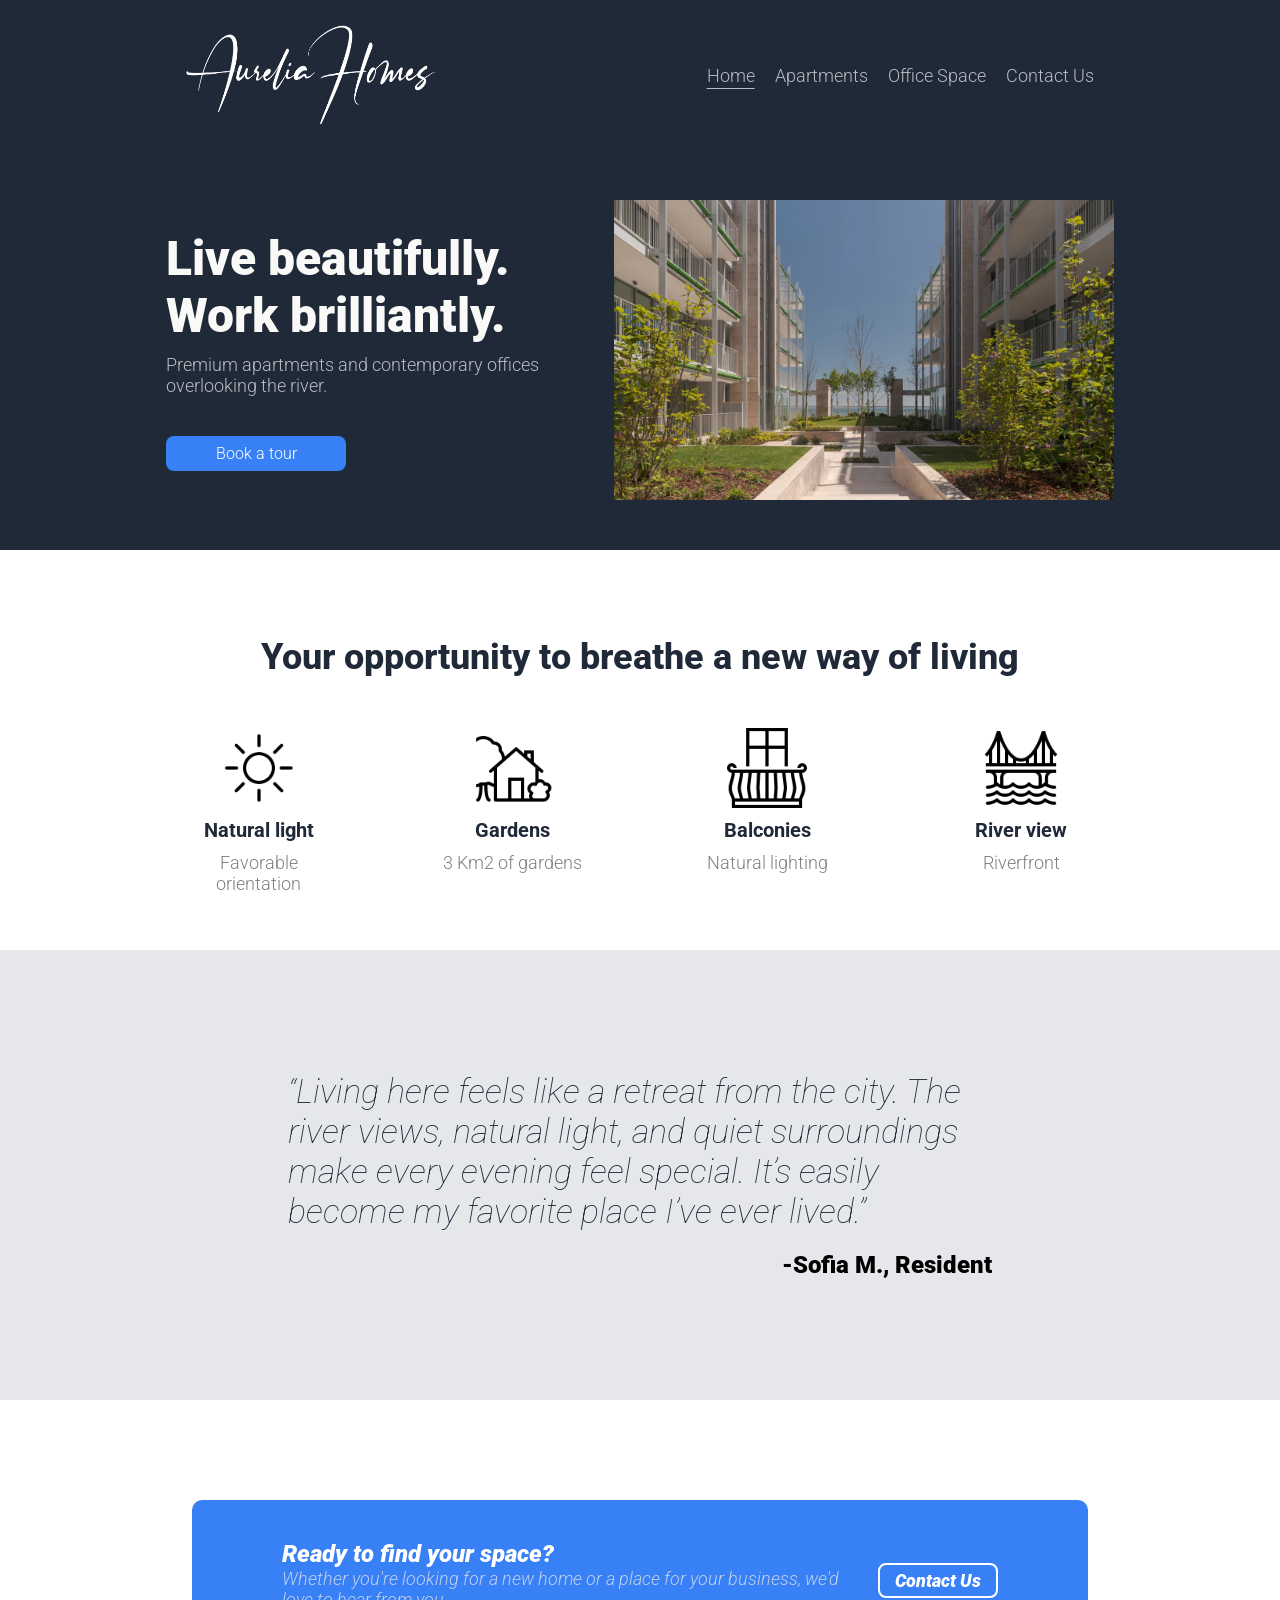
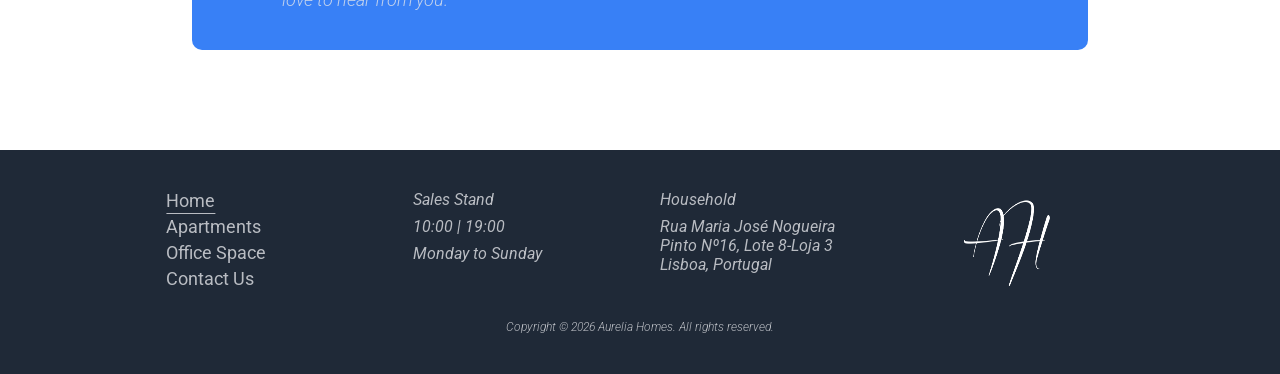
<file: index.html>
<!DOCTYPE html>
<html lang="en">

<head>
    <meta charset="UTF-8">
    <meta name="viewport" content="width=device-width, initial-scale=1.0">
    <title>Aurelia Homes | Home</title>
    <link rel="stylesheet" href="styles/universal.css">
    <link rel="stylesheet" href="styles/index.css">
</head>

<body>

    <header>
        <div class="header-container">
            <div class="header-box"> <img class="logonav1" src="assets/logoFullWhite.png" alt="Aurelia Homes logo"
                    height="100" width="250">
                <nav class="nav1">
                    <ul class="menu-box">
                        <li><a class="header-item active" href="index.html" aria-current="page">Home</a></li>
                        <li><a class="header-item" href="apartments.html">Apartments</a></li>
                        <li><a class="header-item" href="office.html">Office Space</a></li>
                        <li><a class="header-item" href="contact.html">Contact Us</a></li>
                    </ul>
                </nav>
            </div>
            <div class="header-box"> <img class="logonav2" src="assets/logoSmallWhite.png" alt="Aurelia Homes logo"
                    height="100" width="100">
                <nav class="nav2">
                    <ul class="menu-box">
                        <li><a class="header-item active" href="index.html" aria-current="page">Home</a></li>
                        <li><a class="header-item" href="apartments.html">Apartments</a></li>
                        <li><a class="header-item" href="office.html">Office Space</a></li>
                        <li><a class="header-item" href="contact.html">Contact Us</a></li>
                    </ul>
                </nav>
            </div> <input type="checkbox" id="menu-toggle" class="menu-toggle"> <label for="menu-toggle" class="burger"
                aria-label="Abrir menú"> <span></span> <span></span> <span></span> </label>
        </div>
    </header>

    <main>
        <section class="content-container" aria-labelledby="home-hero-title">
            <article class="content-box">
                <div class="herocontent-box">
                    <h1 id="home-hero-title" class="hero-main-text">Live beautifully. Work brilliantly.</h1>
                    <p class="hero-secondary-text">Premium apartments and contemporary offices overlooking the river.</p>
                    
                    <nav class="hero-button-group" aria-label="Primary navigation">
                        <a class="hero-button" href="contact.html">Book a tour</a>
                    </nav>

                </div> 
                <img src="assets/homeMainImage.png" alt="Aurelia Homes building exterior" height="250" width="500">
            </article>
        </section>

        <section class="features-section" aria-labelledby="info-heading">

            <div class="features-heading">
                <h2 id="info-heading" class="features-title">
                    Your opportunity to breathe a new way of living
                </h2>
            </div>

            <div class="features-grid">

                <article class="feature-card">
                    <img src="assets/icons8-sun-100.png" alt="">
                    <h3 class="feature-title">Natural light</h3>
                    <p class="feature-text">Favorable orientation</p>
                </article>

                <article class="feature-card">
                    <img src="assets/icons8-garden-100.png" alt="">
                    <h3 class="feature-title">Gardens</h3>
                    <p class="feature-text">3 Km2 of gardens</p>
                </article>

                <article class="feature-card">
                    <img src="assets/icons8-balcony-100.png" alt="">
                    <h3 class="feature-title">Balconies</h3>
                    <p class="feature-text">Natural lighting</p>
                </article>

                <article class="feature-card">
                    <img src="assets/icons8-bridge-100.png" alt="">
                    <h3 class="feature-title">River view</h3>
                    <p class="feature-text">Riverfront</p>
                </article>

            </div>
        </section>


        <section class="testimonial-section">

            <blockquote class="testimonial-box">
                <p class="testimonial-text">
                    “Living here feels like a retreat from the city.
                    The river views, natural light, and quiet surroundings make every evening feel special.
                    It’s easily become my favorite place I’ve ever lived.”
                </p>

                <cite class="testimonial-author">
                    -Sofia M., Resident
                </cite>
            </blockquote>

        </section>


        <section class="cta-section" aria-labelledby="cta-heading">

            <aside class="cta-box">

                <div class="cta-content">

                    <div class="cta-copy">
                        <h2 id="cta-heading" class="cta-title">
                            Ready to find your space?
                        </h2>

                        <p class="cta-text">
                            Whether you're looking for a new home or a place for your business,
                            we'd love to hear from you.
                        </p>
                    </div>

                    <a class="outline-button" href="contact.html">
                        Contact Us
                    </a>

                </div>

            </aside>

        </section>

    </main>


    <footer class="footer-container">

        <div class="footer-grid">

            <nav class="footerNav" aria-label="Footer navigation">
                <ul class="menu-box2">
                    <li><a class="footer-item active" href="index.html" aria-current="page">Home</a></li>
                    <li><a class="footer-item" href="apartments.html">Apartments</a></li>
                    <li><a class="footer-item" href="office.html">Office Space</a></li>
                    <li><a class="footer-item" href="contact.html">Contact Us</a></li>
                </ul>
            </nav>

            <address>
                <p>Sales Stand</p>
                <p>10:00 | 19:00</p>
                <p>Monday to Sunday</p>
            </address>

            <address>
                <p>Household</p>
                <p>Rua Maria José Nogueira Pinto Nº16, Lote 8-Loja 3 Lisboa, Portugal</p>
            </address>

            <div class="footerLogo">
                <img src="assets/logoSmallWhite.png" alt="Aurelia Homes logo" height="100" width="100">
            </div>

        </div>


        <div class="footer-gridMobile">    
            <nav class="footerNav2">
                <ul class="menu-box2">
                    <li><a class="footer-item active" href="index.html" aria-current="page">Home</a></li>
                    <li><a class="footer-item" href="apartments.html">Apartments</a></li>
                    <li><a class="footer-item" href="office.html">Office Space</a></li>
                    <li><a class="footer-item" href="contact.html" >Contact Us</a></li>
                </ul>
            </nav>

            <div class="footerLogo">
               <img src="assets/logoSmallWhite.png" alt="Aurelia Homes logo" height="100" width="100">
            </div>

        </div>

        <p class="footer-text">
            Copyright &copy; 2026 Aurelia Homes. All rights reserved.
        </p>

    </footer>

</body>

</html>
</file>
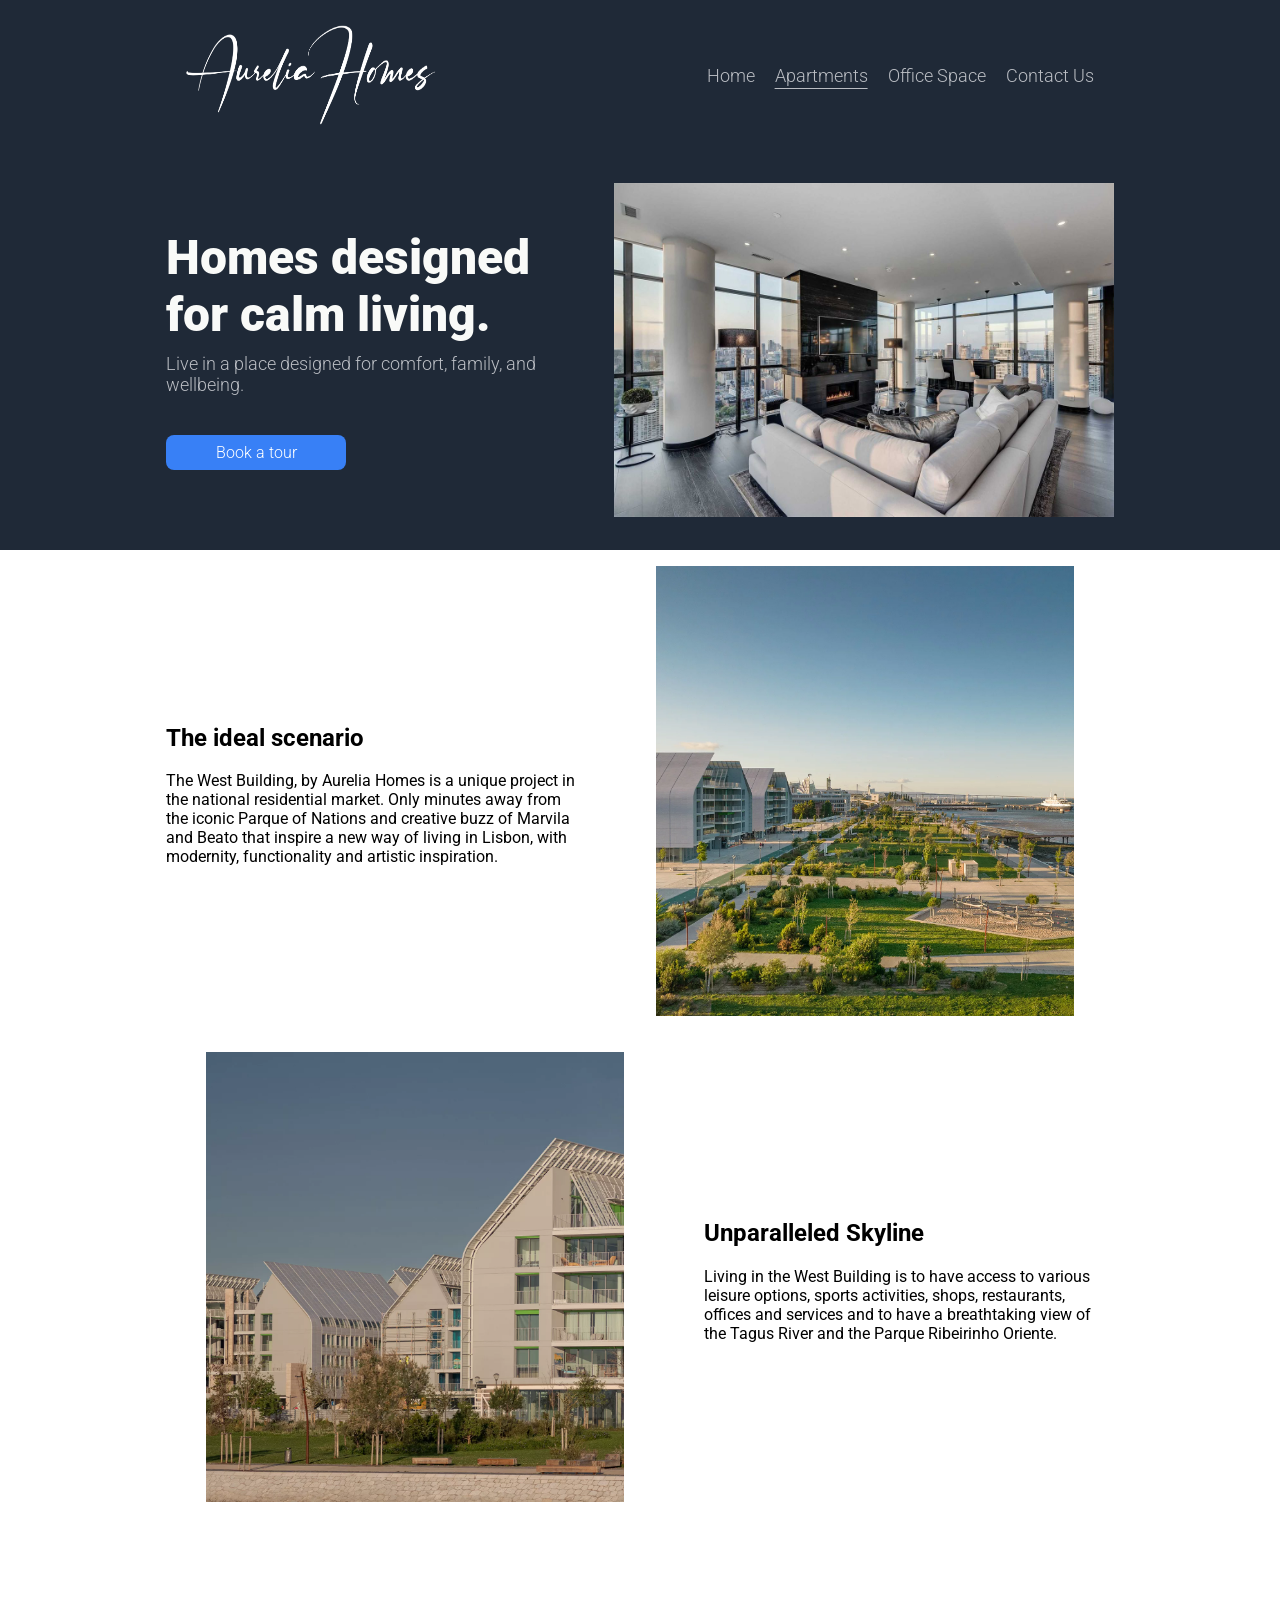
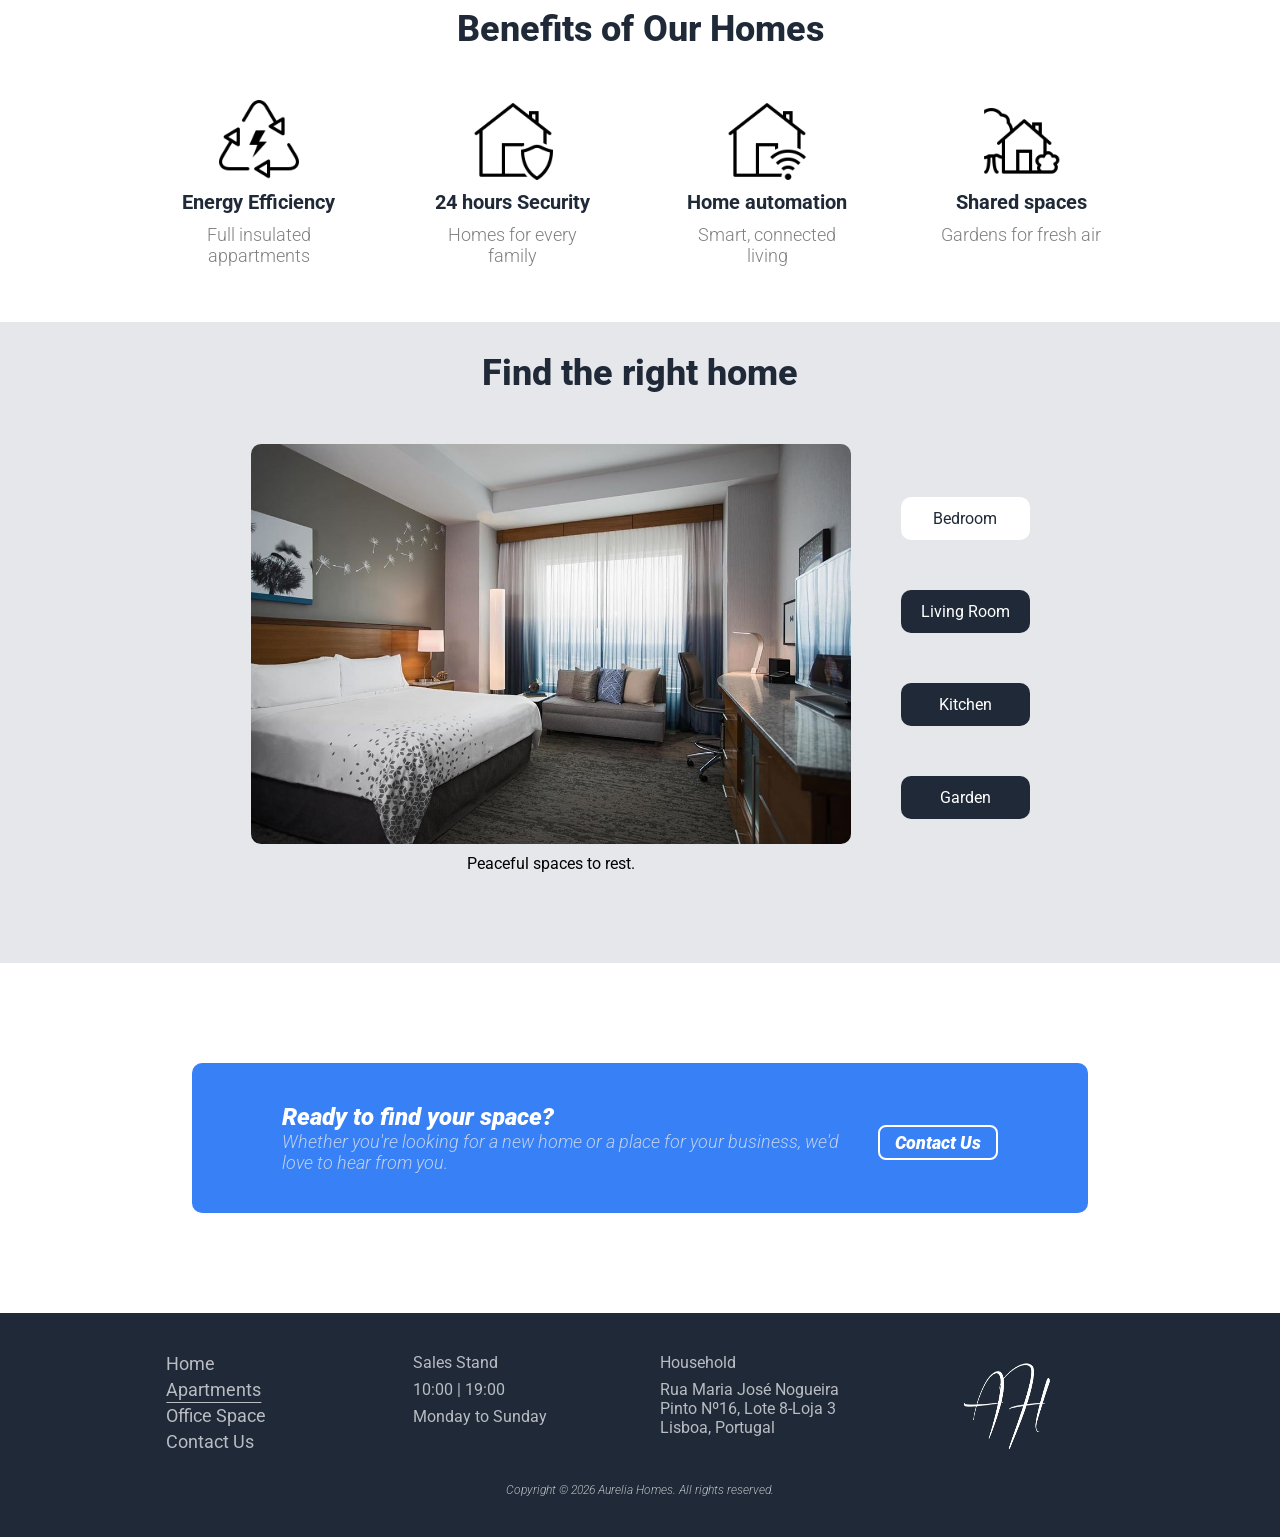
<file: apartments.html>
<!DOCTYPE html>
<html lang="en">
<head>
    <meta charset="UTF-8">
    <meta name="viewport" content="width=device-width, initial-scale=1.0">
    <title>Aurelia Homes | Homes</title>
    <link rel="stylesheet" href="styles/universal.css">
    <link rel="stylesheet" href="styles/apartments.css">
</head>
<body>
    <header>
        <div class="header-container">

            <div class="header-box">
                <img class="logonav1" src="assets/logoFullWhite.png" alt="Aurelia Homes logo" height="100" width="250">
                <nav class="nav1">
                    <ul class="menu-box">
                        <li><a class="header-item" href="index.html" aria-current="page">Home</a></li>
                        <li><a class="header-item active" href="apartments.html">Apartments</a></li>
                        <li><a class="header-item" href="office.html" aria-current="page">Office Space</a></li>
                        <li><a class="header-item" href="contact.html">Contact Us</a></li>
                    </ul>
                </nav>
            </div>


            <div class="header-box">
                <img class="logonav2" src="assets/logoSmallWhite.png" alt="Aurelia Homes logo" height="100" width="100">
                <nav class="nav2">
                    <ul class="menu-box">
                        <li><a class="header-item" href="index.html">Home</a></li>
                        <li><a class="header-item active" href="apartments.html" aria-current="page">Apartments</a></li>
                        <li><a class="header-item" href="office.html" >Office Space</a></li>
                        <li><a class="header-item" href="contact.html">Contact Us</a></li>
                    </ul>
                </nav>
            </div>

            <input type="checkbox" id="menu-toggle" class="menu-toggle">

            <label for="menu-toggle" class="burger" aria-label="Abrir menú">
                <span></span>
                <span></span>
                <span></span>
            </label>

        </div>

    </header>

    <main>
        <section class="content-container" aria-labelledby="apartments-hero-title">
            <article class="content-box">
                <div class="herocontent-box">
                    <h1 id="apartments-hero-title" class="hero-main-text">Homes designed for calm living.</h1>
                    <p class="hero-secondary-text">Live in a place designed for comfort, family, and wellbeing.</p>

                    <nav class="hero-button-group" aria-label="Primary navigation">
                        <a class="hero-button" href="contact.html">Book a tour</a>
                    </nav>
                </div>

                <img src="assets/mainApartment.png" alt="Aurelia Homes building exterior" height="250" width="500">
            </article>
        </section>

        <section class="apartInfo">

            <div class="apartInfoContainer">
                <div class="apartInfoText">
                    <h1>The ideal scenario</h1>
                    <p>
                        The West Building, by Aurelia Homes is a unique project in the national residential market. 
                        Only minutes away from the iconic Parque of Nations and creative buzz of Marvila and Beato that 
                        inspire a new way of living in Lisbon, with modernity, functionality and artistic inspiration.
                    </p>
                </div>

                <figure class="apartInfoText">
                    <img src="assets/west1.jpg" alt="Aurelia Homes building exterior">
                </figure>

            </div>


            <div class="apartInfoContainer">

                <figure class="apartInfoText">
                    <img src="assets/west2.jpg" alt="Aurelia Homes building exterior">
                </figure>

                <div class="apartInfoText">
                    <h1>Unparalleled Skyline</h1>
                    <p>
                        Living in the West Building is to have access to various leisure options, 
                        sports activities, shops, restaurants, offices and services and to have a breathtaking 
                        view of the Tagus River and the Parque Ribeirinho Oriente.
                    </p>
                </div>

            </div>



        </section>


        <section class="office-benefits">
            <div class="benefits-title">
                <h2 class="h2-benefits"> Benefits of Our Homes </h2>
            </div>
            <div class="benefits-section">
                <div class="benefits-image-box">
                    <img src="assets/icons8-renewable-energy-100.png" alt="Energy Efficiency">
                    <h3 class="benefit-title">Energy Efficiency</h3>
                    <p class="benefit-text">Full insulated appartments</p>
                </div>
                <div class="benefits-image-box">
                    <img src="assets/icons8-home-security-100.png" alt="24 hours Security">
                    <h3 class="benefit-title">24 hours Security</h3>
                    <p class="benefit-text">Homes for every family</p>
                </div>
                <div class="benefits-image-box">
                    <img src="assets/icons8-smart-home-connection-100.png" alt="Home automation">
                    <h3 class="benefit-title">Home automation</h3>
                    <p class="benefit-text">Smart, connected living</p>
                </div>
                <div class="benefits-image-box">
                    <img src="assets/icons8-garden-100.png" alt="Shared spaces">
                    <h3 class="benefit-title">Shared spaces</h3>
                    <p class="benefit-text">Gardens for fresh air</p>
                </div>
            </div>
        </section>

        <section class="showcase" id="showcase">
            <div class="showcase-title">
                <h2 class="h2-benefits"> Find the right home </h2>
            </div>

            <div class="showcase-content">
                <input type="radio" id="pic1" name="showcase-radio" checked>
                <input type="radio" id="pic2" name="showcase-radio">
                <input type="radio" id="pic3" name="showcase-radio">
                <input type="radio" id="pic4" name="showcase-radio">

                <div class="showcase-photo">
                    <figure class="image1">
                        <img src="assets/bedroom.png" alt="Bedroom">
                        <figcaption>Peaceful spaces to rest.</figcaption>
                    </figure>
                    <figure class="image2">
                        <img src="assets/livingRoom.png" alt="Living Room">
                        <figcaption>Bright spaces to share with family.</figcaption>
                    </figure>

                    <figure class="image3">
                        <img src="assets/kitchen.png" alt="Kitchen">
                        <figcaption> Modern, functional kitchens.</figcaption>
                    </figure>

                    <figure class="image4">
                        <img src="assets/garden.png" alt="Garden">
                        <figcaption>Outdoor spaces to enjoy fresh air.</figcaption>
                    </figure>
                </div>

                <div class="showcase-buttons">
                    <label class="photo-button" for="pic1">Bedroom</label>
                    <label class="photo-button" for="pic2">Living Room</label>
                    <label class="photo-button" for="pic3">Kitchen</label>
                    <label class="photo-button" for="pic4">Garden</label>
                </div>
            </div>
        </section>


        <section class="cta-section" aria-labelledby="cta-heading">

            <aside class="cta-box">

                <div class="cta-content">

                    <div class="cta-copy">
                        <h2 id="cta-heading" class="cta-title">
                            Ready to find your space?
                        </h2>

                        <p class="cta-text">
                            Whether you're looking for a new home or a place for your business,
                            we'd love to hear from you.
                        </p>
                    </div>

                    <a class="outline-button" href="contact.html">
                        Contact Us
                    </a>

                </div>

            </aside>

        </section>
    </main>
    

    

     <footer class="footer-container">

        <div class="footer-grid">         
            <nav class="footerNav1">
                <ul class="menu-box2">
                    <li><a class="footer-item" href="index.html">Home</a></li>
                    <li><a class="footer-item active" href="apartments.html">Apartments</a></li>
                    <li><a class="footer-item" href="office.html" aria-current="page">Office Space</a></li>
                    <li><a class="footer-item" href="contact.html">Contact Us</a></li>
                </ul>
            </nav>

            <div>
                <p>Sales Stand</p>
                <p>10:00 | 19:00</p>
                <p>Monday to Sunday</p>
            </div>

            <div>
                <p>Household</p>
                <p>Rua Maria José Nogueira Pinto Nº16, Lote 8-Loja 3 Lisboa, Portugal</p>
            </div>

            <div class="footerLogo">
               <img src="assets/logoSmallWhite.png" alt="Aurelia Homes logo" height="100" width="100">
            </div>

        </div>

        <div class="footer-gridMobile">    
            <nav class="footerNav2">
                <ul class="menu-box2">
                    <li><a class="footer-item" href="index.html">Home</a></li>
                    <li><a class="footer-item active" href="apartments.html">Apartments</a></li>
                    <li><a class="footer-item" href="office.html" aria-current="page">Office Space</a></li>
                    <li><a class="footer-item" href="contact.html">Contact Us</a></li>
                </ul>
            </nav>

            <div class="footerLogo">
               <img src="assets/logoSmallWhite.png" alt="Aurelia Homes logo" height="100" width="100">
            </div>

        </div>
        <p class="footer-text">Copyright &copy; 2026 Aurelia Homes. All rights reserved.</p>
    </footer>
</body>
</html>
</file>
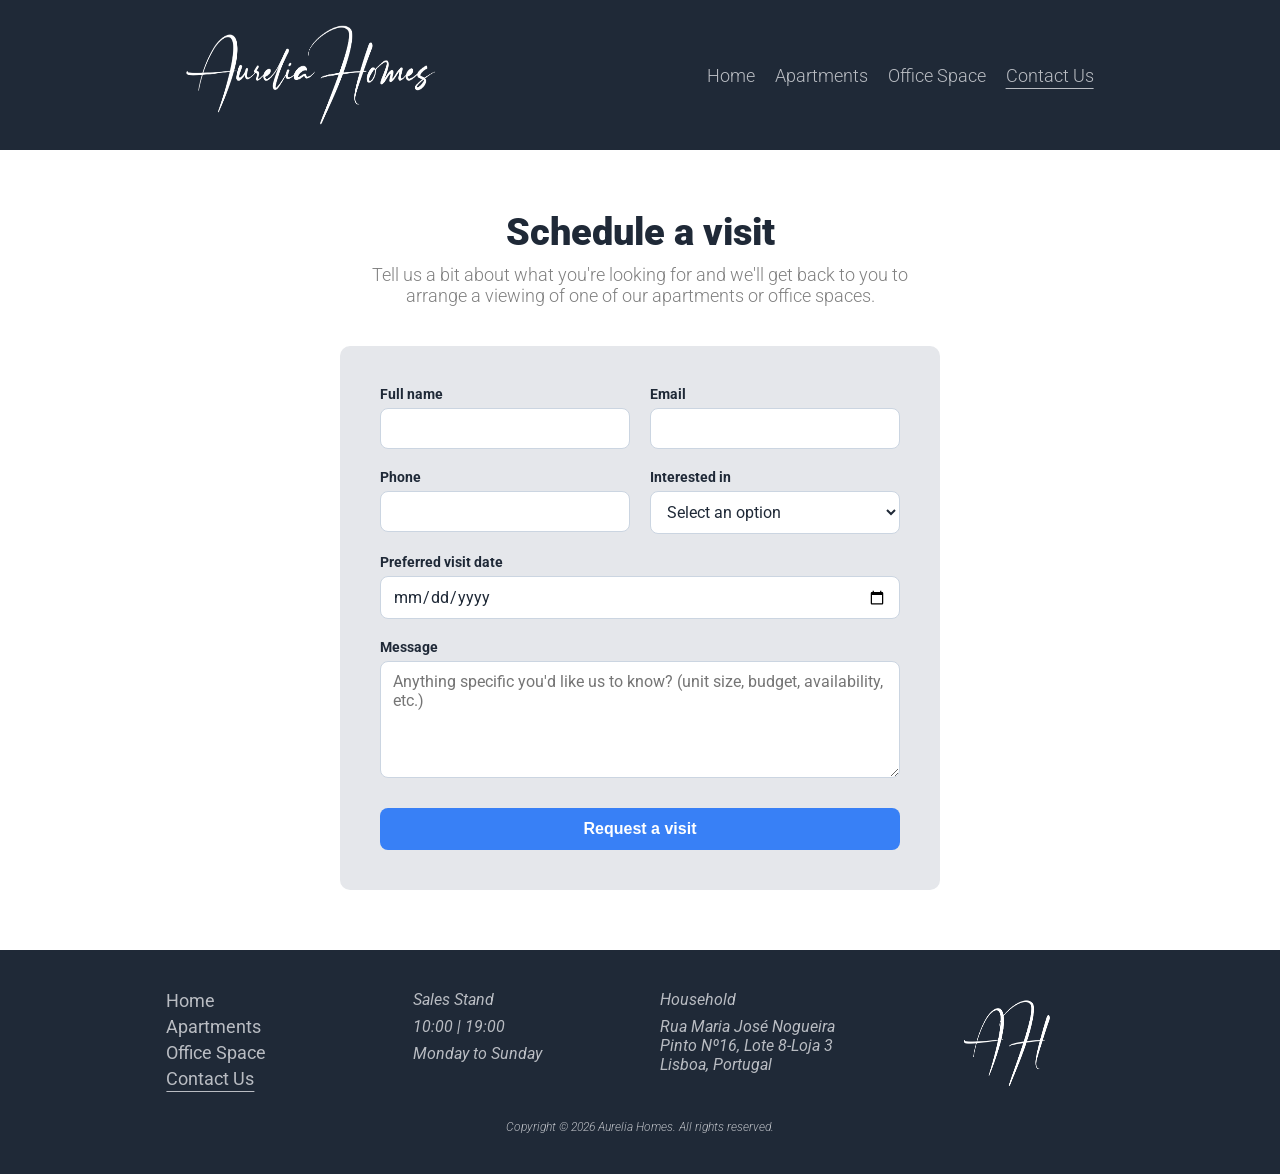
<file: contact.html>
<!DOCTYPE html>
<html lang="en">
<head>
    <meta charset="UTF-8">
    <meta name="viewport" content="width=device-width, initial-scale=1.0">
    <title>Aurelia Homes | Contact Us</title>
    <link rel="stylesheet" href="styles/universal.css">
    <link rel="stylesheet" href="styles/contact.css">
</head>
<body>

    <header>
        <div class="header-container">

            <div class="header-box">
                <img class="logonav1" src="assets/logoFullWhite.png" alt="Aurelia Homes logo" height="100" width="250">
                <nav class="nav1">
                    <ul class="menu-box">
                        <li><a class="header-item" href="index.html">Home</a></li>
                        <li><a class="header-item" href="apartments.html">Apartments</a></li>
                        <li><a class="header-item" href="office.html">Office Space</a></li>
                        <li><a class="header-item active" href="contact.html" aria-current="page">Contact Us</a></li>
                    </ul>
                </nav>
            </div>


            <div class="header-box">
                <img class="logonav2" src="assets/logoSmallWhite.png" alt="Aurelia Homes logo" height="100" width="100">
                <nav class="nav2">
                    <ul class="menu-box">
                        <li><a class="header-item" href="index.html" >Home</a></li>
                        <li><a class="header-item" href="apartments.html">Apartments</a></li>
                        <li><a class="header-item" href="office.html">Office Space</a></li>
                        <li><a class="header-item active" href="contact.html" aria-current="page">Contact Us</a></li>
                    </ul>
                </nav>
            </div>

            <input type="checkbox" id="menu-toggle" class="menu-toggle">

            <label for="menu-toggle" class="burger" aria-label="Abrir menú">
                <span></span>
                <span></span>
                <span></span>
            </label>

        </div>
    </header>

    <main>
        <section class="contact-section">
            <div class="contact-intro">
                <h1 class="contact-title">Schedule a visit</h1>
                <p class="contact-subtitle">Tell us a bit about what you're looking for and we'll get back to you to arrange a viewing of one of our apartments or office spaces.</p>
            </div>

            <form class="contact-form" action="#" method="post">
                <div class="form-row">
                    <div class="form-field">
                        <label for="name">Full name</label>
                        <input type="text" id="name" name="name" autocomplete="name" required>
                    </div>
                    <div class="form-field">
                        <label for="email">Email</label>
                        <input type="email" id="email" name="email" autocomplete="email" required>
                    </div>
                </div>

                <div class="form-row">
                    <div class="form-field">
                        <label for="phone">Phone</label>
                        <input type="tel" id="phone" name="phone" autocomplete="tel">
                    </div>
                    <div class="form-field">
                        <label for="interest">Interested in</label>
                        <select id="interest" name="interest" required>
                            <option value="" disabled selected>Select an option</option>
                            <option value="apartment">An apartment</option>
                            <option value="office">An office space</option>
                            <option value="undecided">Not sure yet</option>
                        </select>
                    </div>
                </div>

                <div class="form-row">
                    <div class="form-field">
                        <label for="visit-date">Preferred visit date</label>
                        <input type="date" id="visit-date" name="visit-date">
                    </div>
                </div>

                <div class="form-field">
                    <label for="message">Message</label>
                    <textarea id="message" name="message" rows="5" placeholder="Anything specific you'd like us to know? (unit size, budget, availability, etc.)"></textarea>
                </div>

                <button type="submit" class="form-submit">Request a visit</button>
            </form>
        </section>
    </main>

    <footer class="footer-container">

        <div class="footer-grid">         
            <nav class="footerNav1">
                <ul class="menu-box2">
                    <li><a class="footer-item" href="index.html">Home</a></li>
                    <li><a class="footer-item" href="apartments.html">Apartments</a></li>
                    <li><a class="footer-item" href="office.html">Office Space</a></li>
                    <li><a class="footer-item active" href="contact.html" aria-current="page">Contact Us</a></li>
                </ul>
            </nav>

            <address>
                <p>Sales Stand</p>
                <p>10:00 | 19:00</p>
                <p>Monday to Sunday</p>
            </address>

            <address>
                <p>Household</p>
                <p>Rua Maria José Nogueira Pinto Nº16, Lote 8-Loja 3 Lisboa, Portugal</p>
            </address>

            <div class="footerLogo">
               <img src="assets/logoSmallWhite.png" alt="Aurelia Homes logo" height="100" width="100">
            </div>

        </div>

        <div class="footer-gridMobile">    
            <nav class="footerNav2">
                <ul class="menu-box2">
                    <li><a class="footer-item" href="index.html">Home</a></li>
                    <li><a class="footer-item" href="apartments.html">Apartments</a></li>
                    <li><a class="footer-item" href="office.html">Office Space</a></li>
                    <li><a class="footer-item active" href="contact.html" aria-current="page">Contact Us</a></li>
                </ul>
            </nav>

            <div class="footerLogo">
               <img src="assets/logoSmallWhite.png" alt="Aurelia Homes logo" height="100" width="100">
            </div>

        </div>
        <p class="footer-text">Copyright &copy; 2026 Aurelia Homes. All rights reserved.</p>
    </footer>
</body>
</html>
</file>
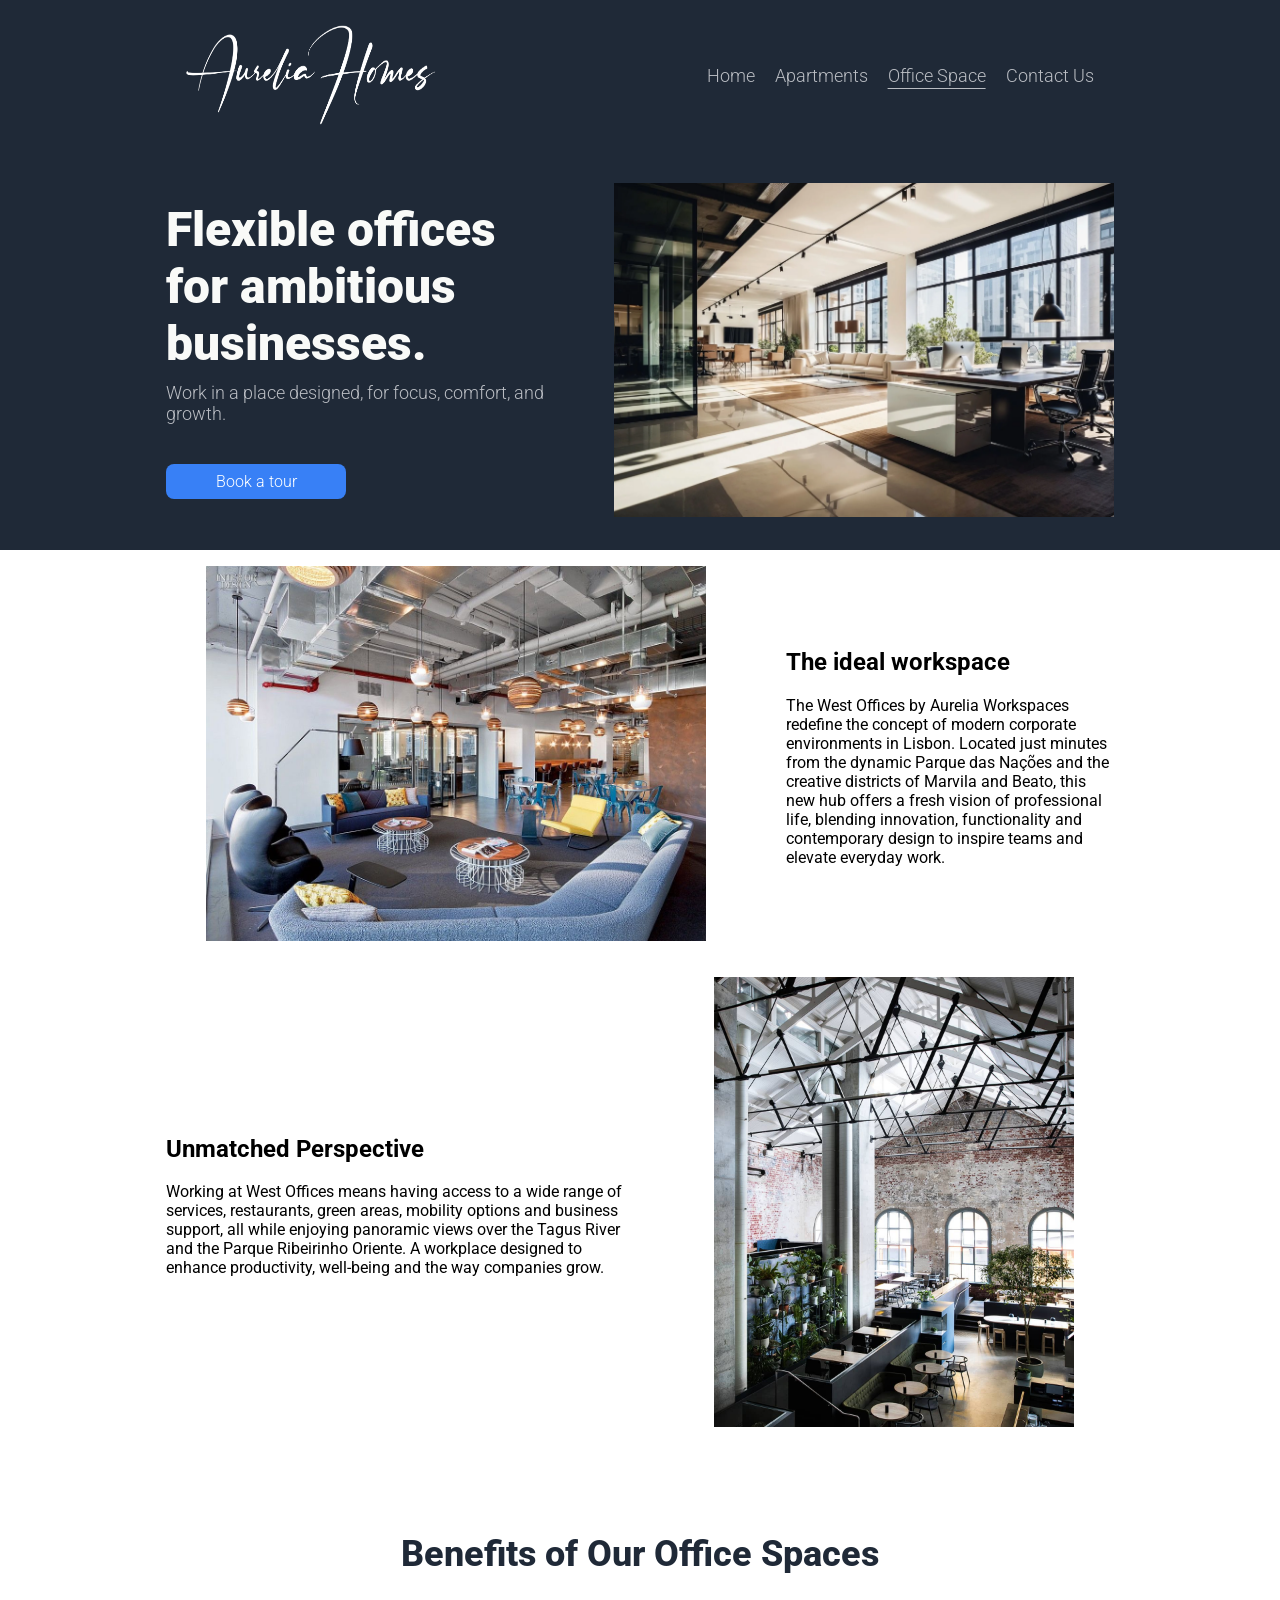
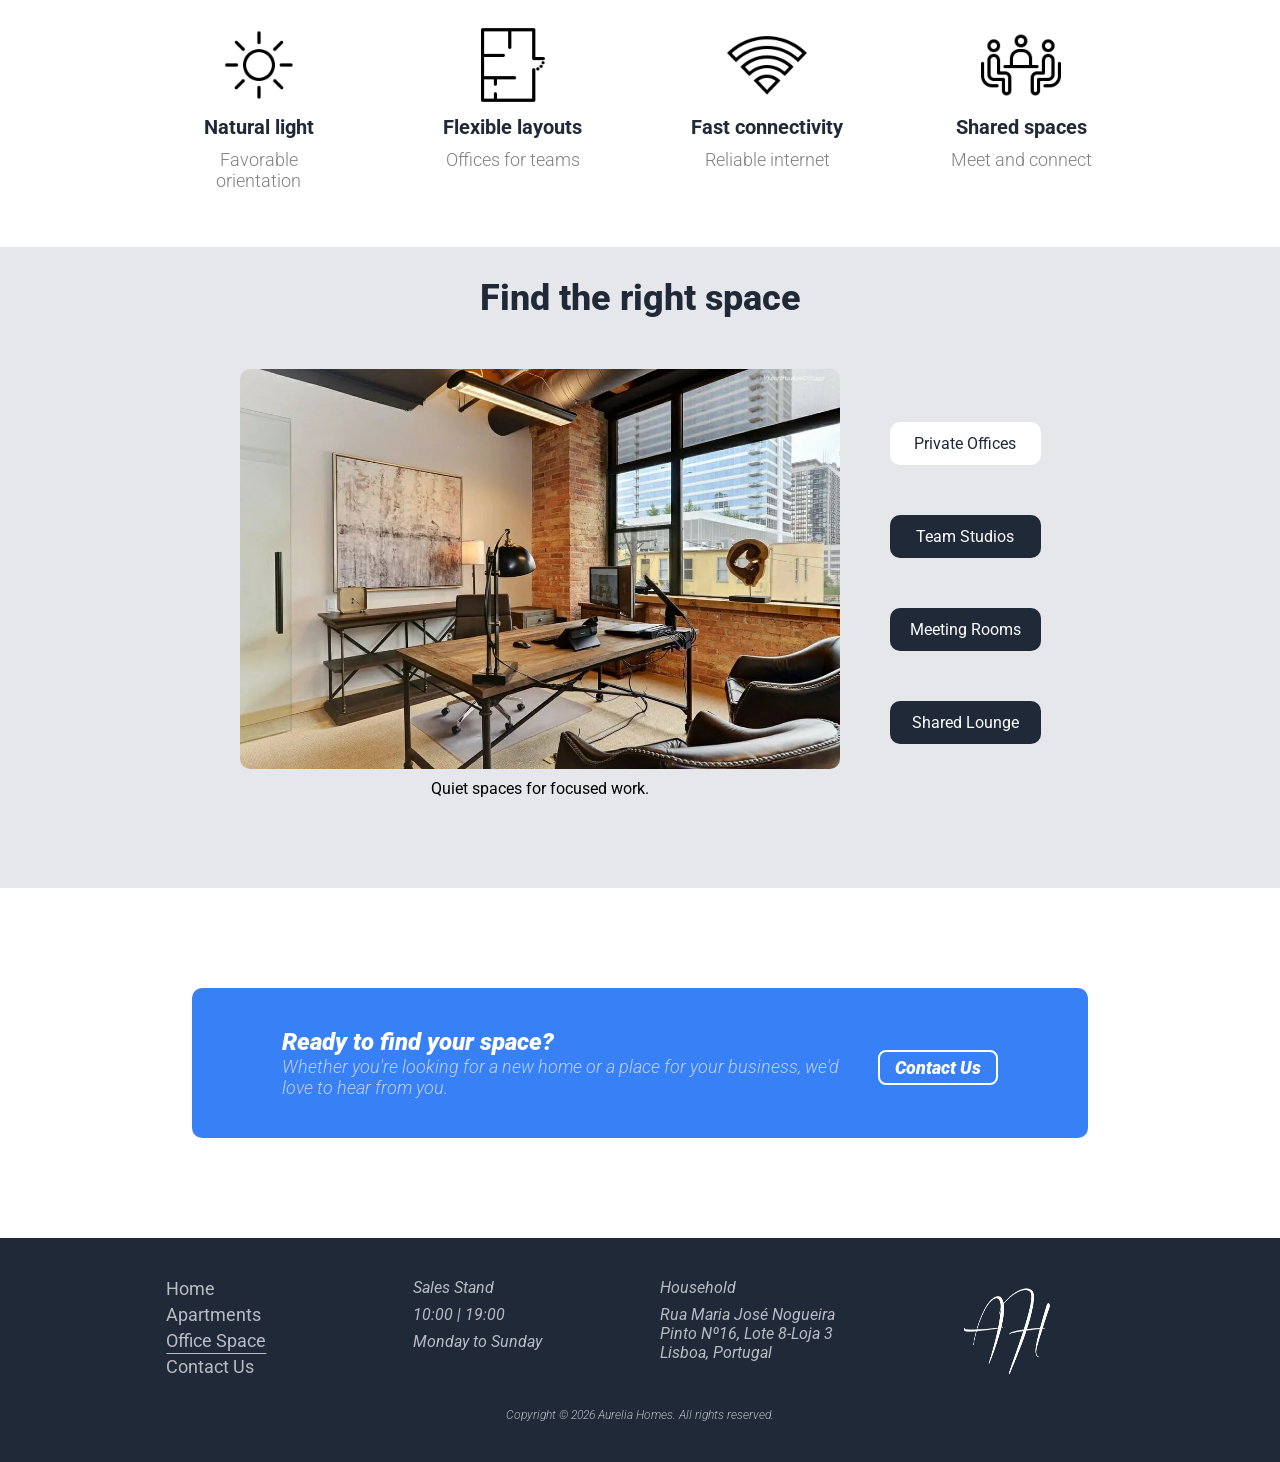
<file: office.html>
<!DOCTYPE html>
<html lang="en">

<head>
    <meta charset="UTF-8">
    <meta name="viewport" content="width=device-width, initial-scale=1.0">
    <title>Aurelia Homes | Office Space</title>
    <link rel="stylesheet" href="styles/universal.css">
    <link rel="stylesheet" href="styles/office.css">
</head>

<body>
    <header>
        <div class="header-container">

            <div class="header-box">
                <img class="logonav1" src="assets/logoFullWhite.png" alt="Aurelia Homes logo" height="100" width="250">
                <nav class="nav1">
                    <ul class="menu-box">
                        <li><a class="header-item" href="index.html" aria-current="page">Home</a></li>
                        <li><a class="header-item" href="apartments.html">Apartments</a></li>
                        <li><a class="header-item active" href="office.html" aria-current="page">Office Space</a></li>
                        <li><a class="header-item" href="contact.html">Contact Us</a></li>
                    </ul>
                </nav>
            </div>


            <div class="header-box">
                <img class="logonav2" src="assets/logoSmallWhite.png" alt="Aurelia Homes logo" height="100" width="100">
                <nav class="nav2">
                    <ul class="menu-box">
                        <li><a class="header-item" href="index.html">Home</a></li>
                        <li><a class="header-item" href="apartments.html">Apartments</a></li>
                        <li><a class="header-item active" href="office.html" aria-current="page">Office Space</a></li>
                        <li><a class="header-item" href="contact.html">Contact Us</a></li>
                    </ul>
                </nav>
            </div>

            <input type="checkbox" id="menu-toggle" class="menu-toggle">

            <label for="menu-toggle" class="burger" aria-label="Abrir menú">
                <span></span>
                <span></span>
                <span></span>
            </label>
        </div>
    </header>

    <main>
        <section class="content-container" aria-labelledby="office-hero-title">
            <article class="content-box">
                <div class="herocontent-box">
                    <h1 id="office-hero-title" class="hero-main-text">Flexible offices for ambitious businesses.</h1>
                    <p class="hero-secondary-text">Work in a place designed, for focus, comfort, and growth.</p>

                    <nav class="hero-button-group" aria-label="Primary navigation">
                        <a class="hero-button" href="contact.html">Book a tour</a>
                    </nav>
                </div>

                <img src="assets/ModernOfficeInterior.png" alt="Aurelia Homes building exterior" height="250"
                    width="500">
            </article>
        </section>

        <section class="apartInfo">

            <div class="apartInfoContainer">

                <figure class="apartInfoText">
                    <img src="assets/idealWorkspaceIMG.png" alt="Aurelia Homes building exterior">
                </figure>

                <div class="apartInfoText">
                    <h1>The ideal workspace</h1>
                    <p>
                        The West Offices by Aurelia Workspaces redefine the concept of modern corporate environments in
                        Lisbon. Located just minutes from the dynamic Parque das Nações and the creative districts of
                        Marvila and Beato, this new hub offers a fresh vision of professional life, blending innovation,
                        functionality and contemporary design to inspire teams and elevate everyday work.
                    </p>
                </div>
            </div>

            <div class="apartInfoContainer">
                <div class="apartInfoText">
                    <h1>Unmatched Perspective</h1>
                    <p>
                        Working at West Offices means having access to a wide range of services, restaurants, green
                        areas, mobility options and business support, all while enjoying panoramic views over the Tagus
                        River and the Parque Ribeirinho Oriente. A workplace designed to enhance productivity,
                        well‑being and the way companies grow.
                    </p>
                </div>

                <figure class="apartInfoText">
                    <img src="assets/unmatchedPerspectiveIMG.png" alt="Aurelia Homes building exterior">
                </figure>


            </div>

        </section>
        <section class="office-benefits">
            <div class="benefits-title">
                <h2 class="h2-benefits"> Benefits of Our Office Spaces </h2>
            </div>
            <div class="benefits-section">
                <div class="benefits-image-box">
                    <img src="assets/icons8-sun-100.png" alt="Natural light">
                    <h3 class="benefit-title">Natural light</h3>
                    <p class="benefit-text">Favorable orientation</p>
                </div>
                <div class="benefits-image-box">
                    <img src="assets/icons8-studio-floor-plan-100.png" alt="Flexible layouts">
                    <h3 class="benefit-title">Flexible layouts</h3>
                    <p class="benefit-text">Offices for teams</p>
                </div>
                <div class="benefits-image-box">
                    <img src="assets/icons8-wifi-100.png" alt="Fast connectivity">
                    <h3 class="benefit-title">Fast connectivity</h3>
                    <p class="benefit-text">Reliable internet</p>
                </div>
                <div class="benefits-image-box">
                    <img src="assets/icons8-meeting-room-100.png" alt="Shared spaces">
                    <h3 class="benefit-title">Shared spaces</h3>
                    <p class="benefit-text">Meet and connect</p>
                </div>
            </div>
        </section>

        <section class="showcase" id="showcase">
            <div class="showcase-title">
                <h2 class="h2-benefits"> Find the right space </h2>
            </div>

            <div class="showcase-content">
                <input type="radio" id="pic1" name="showcase-radio" checked>
                <input type="radio" id="pic2" name="showcase-radio">
                <input type="radio" id="pic3" name="showcase-radio">
                <input type="radio" id="pic4" name="showcase-radio">

                <div class="showcase-photo">
                    <figure class="image1">
                        <img src="assets/privateOffice.jpg" alt="Private office">
                        <figcaption>Quiet spaces for focused work.</figcaption>
                    </figure>
                    <figure class="image2">
                        <img src="assets/teamOffice.jpg" alt="Team studio">
                        <figcaption>Flexible layouts for growing teams.</figcaption>
                    </figure>

                    <figure class="image3">
                        <img src="assets/meetingRooms.jpg" alt="Meeting rooms">
                        <figcaption> Professional spaces for presentations.</figcaption>
                    </figure>

                    <figure class="image4">
                        <img src="assets/SharedLounge.jpg" alt="Shared lounge">
                        <figcaption>Comfortable areas for collaboration.</figcaption>
                    </figure>
                </div>

                <div class="showcase-buttons">
                    <label class="photo-button" for="pic1">Private Offices</label>
                    <label class="photo-button" for="pic2">Team Studios</label>
                    <label class="photo-button" for="pic3">Meeting Rooms</label>
                    <label class="photo-button" for="pic4">Shared Lounge</label>
                </div>
            </div>
        </section>
         
        <section class="cta-section" aria-labelledby="cta-heading">

            <aside class="cta-box">

                <div class="cta-content">

                    <div class="cta-copy">
                        <h2 id="cta-heading" class="cta-title">
                            Ready to find your space?
                        </h2>

                        <p class="cta-text">
                            Whether you're looking for a new home or a place for your business,
                            we'd love to hear from you.
                        </p>
                    </div>

                    <a class="outline-button" href="contact.html">
                        Contact Us
                    </a>

                </div>

            </aside>

        </section>
    </main>


    <footer class="footer-container">

        <div class="footer-grid">
            <nav class="footerNav1">
                <ul class="menu-box2">
                    <li><a class="footer-item" href="index.html">Home</a></li>
                    <li><a class="footer-item" href="apartments.html">Apartments</a></li>
                    <li><a class="footer-item active" href="office.html" aria-current="page">Office Space</a></li>
                    <li><a class="footer-item" href="contact.html">Contact Us</a></li>
                </ul>
            </nav>

            <address>
                <p>Sales Stand</p>
                <p>10:00 | 19:00</p>
                <p>Monday to Sunday</p>
            </address>

            <address>
                <p>Household</p>
                <p>Rua Maria José Nogueira Pinto Nº16, Lote 8-Loja 3 Lisboa, Portugal</p>
            </address>

            <div class="footerLogo">
                <img src="assets/logoSmallWhite.png" alt="Aurelia Homes logo" height="100" width="100">
            </div>

        </div>

        <div class="footer-gridMobile">
            <nav class="footerNav2">
                <ul class="menu-box2">
                    <li><a class="footer-item" href="index.html">Home</a></li>
                    <li><a class="footer-item" href="apartments.html">Apartments</a></li>
                    <li><a class="footer-item active" href="office.html" aria-current="page">Office Space</a></li>
                    <li><a class="footer-item" href="contact.html">Contact Us</a></li>
                </ul>
            </nav>

            <div class="footerLogo">
                <img src="assets/logoSmallWhite.png" alt="Aurelia Homes logo" height="100" width="100">
            </div>

        </div>
        <p class="footer-text">Copyright &copy; 2026 Aurelia Homes. All rights reserved.</p>
    </footer>
</body>

</html>
</file>
<file: styles/universal.css>
@import url('https://fonts.googleapis.com/css2?family=Roboto:ital,wght@0,100;0,300;0,400;0,700;0,900;1,100;1,300;1,400;1,700;1,900&display=swap');

* {
	box-sizing: border-box;
}

body {
    min-height: 100vh;
	font-family: 'Roboto', sans-serif;
	margin: 0;
	padding: 0;
}

/* ----- Shared navigation ----- */

header {
    display: flex;
    width: 100%;
    background-color: #1F2937;
    flex-direction: column;
    align-items: center;
    margin: 0;
    padding: 0;

}

.header-container {
    display: flex;
	justify-content: space-between;
	align-items: center;
    min-height: 150px;
    width: 74%;
	font-weight: 300;


}

.header-box {
    display: flex;
    justify-content: space-between;
	align-items: center;
    width: 100%;
    margin: 20px;
    position: relative;

}

.header-container > .header-box:last-of-type {
    display: none;
}

.menu-box {
	display: flex;
	gap: 20px;
	font-size: 18px;
	color: #e5e7ebc6;
	list-style: none;
	margin: 0;
	padding: 0;
}

.header-item {
	color: inherit;
	text-decoration: none;
}

.header-item:hover {
	font-weight: bold;

}

.header-item.active {
	text-decoration: underline;
	text-underline-offset: 6px;
}


/* Checkbox oculto que guarda el estado del menú */
.menu-toggle {
    position: absolute;
    opacity: 0;
    pointer-events: none;
}

/* Icono burger, oculto en escritorio */
.burger {
    display: none;
    flex-direction: column;
    gap: 5px;
    cursor: pointer;

    span {
        width: 40px;
        height: 6px;
        background-color: #F9FAF8;
        border-radius: 2px;
    }

}


/* Nav desplegable móvil, oculto por defecto */
.nav2 {
    display: none;
    position: absolute;
    top: 100%;
    left: 0;
    width: 100%;
    margin: 0;
    padding: 20px;
    background-color: #F9FAF8;
    z-index: 10;
}

/* Mostrar el desplegable cuando el checkbox está marcado */
.header-container:has(.menu-toggle:checked) .nav2 {
    display: block;
}


/* ----- Shared hero content ----- */

.content-container {
    width: 100%;
    min-height: 400px;
    display: flex;
    justify-content: center;
    align-items: center;
    background-color: #1F2937;
    font-weight: 300;
}

.content-box {
    width: 74%;
    display: flex;
    justify-content: space-between;
    align-items: center;
    gap: 60px;
    margin: 0;
}

.herocontent-box {
    display: flex;
    flex-direction: column;
    align-items: flex-start;
    width: 50%;
    max-width: 100%;
    gap: 10px;
    flex: 1 1 0;
}

.hero-main-text {
    font-size: 48px;
    font-weight: 900;
    color: #F9FAF8;
    margin: 0;
}

.hero-secondary-text {
    font-size: 18px;
    color: #e5e7ebc6;
    margin: 0;
}

.hero-button-group {
    display: flex;
    gap: 40px;
    margin-top: 20px;
}

.hero-button {
    display: flex;
    justify-content: center;
    align-items: center;
    background-color: #3880F6;
    border-radius: 8px;
    min-width: 180px;
    height: 35px;
    margin-top: 10px;
    text-decoration: none;
    color: white;
}

.content-box img {
    display: block;
    width: 500px;
    max-width: 100%;
    height: auto;
    object-fit: cover;
    flex-shrink: 0;
}



 /* BASE REUTILIZABLE — Benefits es la clase principal */
.office-benefits,
.features-section {
    min-height: 400px;
    display: flex;
    flex-direction: column;
    align-items: center;
    justify-content: center;
    text-align: center;
}

/* Títulos principales */
.h2-benefits,
.features-title {
    font-size: 36px;
    color: #1F2937;
    font-weight: 800;
    margin-bottom: 50px;
}

/* Grids */
.benefits-section,
.features-grid {
    width: 74%;
    display: flex;
    justify-content: space-around; 
    gap: 70px;
}

/* Cards */
.benefits-image-box,
.feature-card {
    display: flex;
    flex-direction: column;
    align-items: center;
    gap: 10px;
    width: 160px;
}

/* Imágenes */
.benefits-image-box img,
.feature-card img {
    width: 80px;
    height: 80px;
}

/* Títulos de cada item */
.benefit-title,
.feature-title {
    font-size: 20px;
    color: #1F2937;
    font-weight: 700;
    margin: 0;
}

/* Textos */
.benefit-text,
.feature-text {
    font-size: 18px;
    color: #808080;
    text-align: center;
    font-weight: 300;
    margin: 0;
}




 /* Apart section */

 .apartInfo {
     display: flex;
     flex-direction: column;
     align-items: center;
 }

 .apartInfoContainer {
     display: flex;
     align-items: center;
     width: 74%;
     gap: 40px;
 }

 .apartInfoText img {
     max-height: 450px;
     max-width: 500px;

 }


/*SECTION 4 - Call to action */
.cta-section {
    min-height: 350px;
    width: 100%;
    display: flex;
    justify-content: center;
    align-items: center;
    margin: 0;
    padding: 0;


}

.cta-box {
    background-color: #3880F6;
    display: flex;
    height: 150px;
    width: 70%;
    justify-content: center;
    align-items: center;
    border-radius: 10px;
    font-style: italic;
    font-weight: 300;
}

.cta-content {
    display: flex;
    width: 80%;
    justify-content: space-between;
	align-items: center;
	gap: 20px;
    
}

.cta-copy {
    display: flex;
    flex-direction: column;

}

.cta-title {
    font-size: 24px;
    color: white;
    font-weight: 900;
    margin: 0;
}


.cta-text {
    font-size: 18px;
    color: #e5e7ebc6;
    margin: 0;
}



.outline-button {
    display: flex;
    justify-content: center;
    align-items: center;
    width: 150px;
    min-width: 120px;
    height: 35px;
    margin-top: 10px;
    border-radius: 8px;
    border: 2px solid white;
    text-decoration: none;
    font-size: 18px;
    color: white;
    font-weight: 900;
}

/* ----- Shared footer ----- */

.footer-container {
	min-height: 100px;
	width: 100%;
	display: flex;
	background-color: #1F2937;
	flex-direction: column;
	justify-content: center;
	align-items: center;
	gap: 30px;
	margin: 0;
	padding: 40px 0;
}



.footer-grid {
	display: flex;
	justify-content: space-between;
	gap: 40px;
	width: 74%;

}

.footer-grid > div,
.footer-grid > nav,
.footer-grid > address {
	display: flex;
	flex: 1;
	flex-direction: column;
	align-items: flex-start;
	gap: 8px;
	color: #e5e7ebc6;
	font-size: 16px;

}



.footer-grid p {
	margin: 0;
}

.footer-gridMobile {
	display: none;
	gap: 20px;
	width: 90%;
}

.footer-item {
	color: #e5e7ebc6;
	text-decoration: none;
}

.footer-item:hover {
	color: white;
}


.footer-text {
	text-align: center;
	font-style: italic;
	font-weight: 300;
	font-size: 12px;
	color: #e5e7ebc6;
	margin: 0;
}

.footer-grid > .footerLogo,
.footer-gridMobile > .footerLogo {
	display: flex;
	align-items: center;
}


.menu-box2 {
	display: flex;
	flex-direction: column;
	width: 100%;
	gap: 5px;
	font-size: 18px;
	color: #e5e7ebc6;
	list-style: none;
	margin: 0;
	padding: 0;
}

.footerNav1 {
	display: flex;
	flex-direction: column;

}


.footerNav2 {
	display: flex;
	flex-direction: column;
}

.footer-item.active {
	text-decoration: underline;
	text-underline-offset: 6px;
}


/* ----- RESPONSIVENESS ----- */


@media screen and (max-width: 768px) {
	
	.header-container {
		width: 100%;
		padding-right: 1rem;
	}

    .header-container > .header-box:first-of-type {
        display: none;
    }
    .header-container > .header-box:last-of-type {
        display: flex;
    }

    .content-container {
        width: 100%;
    }

    .content-box {
        flex-direction: column;
        align-items: center;
        margin: 20px 0;
        width: 95%;
    }

    .content-box img {
        width: 100%;
        height: auto;
    }

    .herocontent-box {
        width: 100%;
        align-items: center;
        justify-content: center;
        text-align: center;
    }

	.header-item:hover {
		font-weight: bold;
	}
	
	.office-benefits{
		margin-bottom: 20px;
	}

	.apartInfoContainer	{
		margin-top: 20px;
		flex-direction: column;
		gap: 10px;
	}

	.footer-item:hover {
		font-weight: bold;	
	}



    .burger {
        display: flex;
    }

    .nav2 .menu-box {
        flex-direction: column;
        gap: 15px;
        padding-top: 20px;
		color:#1F2937;
		
    }


	.h2-benefits,
	.features-title {
		font-size: 34px;
	}



	.footer-grid {
		display: none;
	}


	.footer-gridMobile {
		display: flex;
		width: 95%;
		justify-content: space-between;
		align-items: center;
		padding: 20px;
	}

	.hero-main-text {
		font-size: 34px;
	}

	.hero-button-group {
		flex-direction: column;
		gap: 10px;
		margin-top: 20px;
	}

	.cta-content {
		background-color: #3880F6;
		flex-direction: column;
		align-items: center;
	}


	.cta-box {
		width: 95%;
	}


   .cta-section {
    min-height: 250px;
    } 

    .cta-text{
        display: none;
    }

    .cta-content {
    width: 90%;
    }

	.footer-grid {
		display: none;
	}


	.footer-gridMobile {
		display: flex;
		width: 100%;
		justify-content: space-between;
		align-items: center;
		padding: 20px;
	}
	

}
</file>
<file: styles/index.css>
/*SECTION 1 */

header {
    min-height: auto;
}

.features-heading{
    background-color: white;
}


/*SECTION 3 - Testimonial */
.testimonial-section {
    min-height: 450px;
    width: 100%;
    display: flex;
    background-color: #E5E7EB;
    flex-direction: column;
    align-items: center;
    margin: 0;
    padding: 0;
    justify-content: center;

}

.testimonial-box {
    min-height: 300px;
    display: flex;
    flex-direction: column;
    width: 55%;
    font-style: italic;
    font-weight: 300;
    justify-content: center;
    align-items: flex-end;
    margin: 0;
    gap: 20px;
}

.testimonial-text {
    font-size: 34px;
    font-style: italic;
    font-weight: 100;
    color: #1F2937;
    margin: 0;
}

.testimonial-author {
    font-size: 24px;
    color: #000000;
    font-weight: 900;
    font-style: normal;
}



@media screen and (max-width: 768px) {

    .features-grid {
        flex-wrap: wrap;
        align-items: center;
        gap: 20px;
        width: 95%;
        margin-bottom: 2rem;

    }

    .feature-card {
        width: 40%;

    }

    .features-heading {
        width: 90%;
        margin-top: 2rem;
        text-align: center;


    }

    .testimonial-section {
        min-height: 300px;
    }


    .testimonial-box {
        width: 90%;
    }

    .testimonial-text {
    font-size: 20px;

    }

    .testimonial-author {
        font-size: 18px;
    }





}
</file>
<file: styles/apartments.css>
/* Showcase Section */

 .showcase {
     min-height: 500px;
     display: flex;
     flex-direction: column;
     align-items: center;
     background-color: #e5e7eb;
     padding-bottom: 10vh;
 }

 .showcase-content {
     display: flex;
     gap: 50px;
     max-width: 90%;
 }

 input[type="radio"] {
     display: none;
 }

 .showcase-photo {
     width: 600px;
 }

 .showcase-photo figure {
     display: none;
     margin: 0;
     text-align: center;
 }

 .showcase-photo figure img {
     width: 100%;
     height: 400px;
     object-fit: cover;
     border-radius: 10px;
     display: block;
 }

 .showcase-photo figcaption {
     margin-top: 10px;
     text-align: center;
 }

 .showcase-buttons {
     display: flex;
     flex-direction: column;
     justify-content: center;
     gap: 50px;
 }

 .photo-button {
     padding: 12px 20px;
     background-color: #1F2937;
     color: white;
     border-radius: 10px;
     cursor: pointer;
     font-family: 'Roboto', sans-serif;
     text-align: center;
 }

 .photo-button:hover {
     background: white;
     color: #1F2937;
 }

 #pic1:checked~.showcase-photo .image1,
 #pic2:checked~.showcase-photo .image2,
 #pic3:checked~.showcase-photo .image3,
 #pic4:checked~.showcase-photo .image4 {
     display: block;
 }

 #pic1:checked~.showcase-buttons label[for="pic1"],
 #pic2:checked~.showcase-buttons label[for="pic2"],
 #pic3:checked~.showcase-buttons label[for="pic3"],
 #pic4:checked~.showcase-buttons label[for="pic4"] {
     background: white;
     color: #1F2937;
 }

 @media (max-width: 768px) {

     .benefits-section {
         flex-wrap: wrap;
         gap: 30px;
         width: 95%;
         
    
     }

     .apartInfoContainer{
        width: 95%;

     }

     .benefits-image-box {
         flex-basis: 40%;
     }

     .showcase-content {
         flex-direction: column;
         align-items: center;
         gap: 30px;
         width: 95%;
     }

     .showcase-buttons {
         gap: 15px;
         width: 100%;
     }

     .showcase-photo {
         width: 100%;
         max-width: 330px;
     }

 }
</file>
<file: styles/contact.css>
.header-container {
    min-height: 150px;
}

.contact-section {
    display: flex;
    flex-direction: column;
    align-items: center;
    width: 74%;
    margin: 0 auto;
    padding: 60px 0;
    font-family: 'Roboto', sans-serif;
}

.contact-intro {
    display: flex;
    flex-direction: column;
    align-items: center;
    text-align: center;
    gap: 10px;
    max-width: 600px;
    margin-bottom: 40px;
}

.contact-title {
    font-size: 38px;
    color: #1F2937;
    font-weight: 900;
    margin: 0;
}

.contact-subtitle {
    font-size: 18px;
    color: #808080;
    font-weight: 300;
    margin: 0;
}

.contact-form {
    display: flex;
    flex-direction: column;
    gap: 20px;
    width: 100%;
    max-width: 600px;
    background-color: #E5E7EB;
    padding: 40px;
    border-radius: 10px;
}

.form-row {
    display: flex;
    gap: 20px;
}

.form-field {
    display: flex;
    flex-direction: column;
    gap: 6px;
    flex: 1;
}

.form-field label {
    font-size: 14px;
    font-weight: 700;
    color: #1F2937;
}

.form-field input,
.form-field select,
.form-field textarea {
    font-family: 'Roboto', sans-serif;
    font-size: 16px;
    padding: 10px 12px;
    border: 1px solid #cbd5e1;
    border-radius: 8px;
    background-color: white;
    color: #1F2937;
}

.form-field textarea {
    resize: vertical;
}

.form-field input:focus,
.form-field select:focus,
.form-field textarea:focus {
    outline: 2px solid #3880F6;
    outline-offset: 1px;
}

.form-submit {
    display: flex;
    justify-content: center;
    align-items: center;
    background-color: #3880F6;
    color: white;
    font-size: 16px;
    font-weight: 700;
    border: none;
    border-radius: 8px;
    padding: 12px 24px;
    margin-top: 10px;
    cursor: pointer;
}

.form-submit:hover {
    background-color: #2f6fd6;
}


@media screen and (max-width: 480px) {
    .contact-title {
        font-size: 28px;
    }

    .contact-form {
        padding: 20px;
    }
}


@media screen and (max-width: 768px) {
    .contact-section {
        width: 90%;
        padding: 40px 0;
    }

    .form-row {
        flex-direction: column;
        gap: 20px;
    }

    .contact-form {
        padding: 24px;
    }
}
</file>
<file: styles/office.css>
/* Showcase Section */

.showcase {
    min-height: 500px;
    display: flex;
    flex-direction: column;
    align-items: center;
    background-color: #e5e7eb;
    padding-bottom: 10vh;
}

.showcase-content {
    display: flex;
    gap: 50px;
    max-width: 90%;
}

input[type="radio"] {
    display: none;
}

.showcase-photo {   
    width: 600px;
  }

.showcase-photo figure{
    display: none;
    margin: 0;
    text-align: center;
}

.showcase-photo figure img {
    width: 100%;
    height: 400px;
    object-fit: cover;
    border-radius: 10px;
    display: block;
}

.showcase-photo figcaption {
    margin-top: 10px;
    text-align: center;
}

.showcase-buttons {
    display:flex;
    flex-direction: column;
    justify-content: center;
    gap: 50px;
}

.photo-button {
    padding: 12px 20px;
    background-color: #1F2937;
    color: white;
    border-radius: 10px;
    cursor: pointer;
    font-family: 'Roboto', sans-serif;
    text-align: center;
  }

.photo-button:hover {
    background: white;
    color: #1F2937;
  }

#pic1:checked ~ .showcase-photo .image1,
#pic2:checked ~ .showcase-photo .image2,
#pic3:checked ~ .showcase-photo .image3,
#pic4:checked ~ .showcase-photo .image4 {
    display: block;
}

#pic1:checked ~ .showcase-buttons label[for="pic1"],
#pic2:checked ~ .showcase-buttons label[for="pic2"],
#pic3:checked ~ .showcase-buttons label[for="pic3"],
#pic4:checked ~ .showcase-buttons label[for="pic4"] {
    background: white;
    color: #1F2937;
  }

@media (max-width: 768px) {

    .benefits-section {
        flex-wrap: wrap;
        gap: 30px;
        width: 95%;
    }


     .apartInfoContainer{
        width: 95%;

     }

    .benefits-image-box {
        flex-basis: 40%;
    }

    .showcase-content {
        flex-direction: column;
        align-items: center;
        gap: 30px;
        width: 95%;
    }

    .showcase-buttons {
        gap: 15px;
        width: 100%;
    }

    .showcase-photo {
        width: 100%;
        max-width: 330px;
    }
}
</file>
